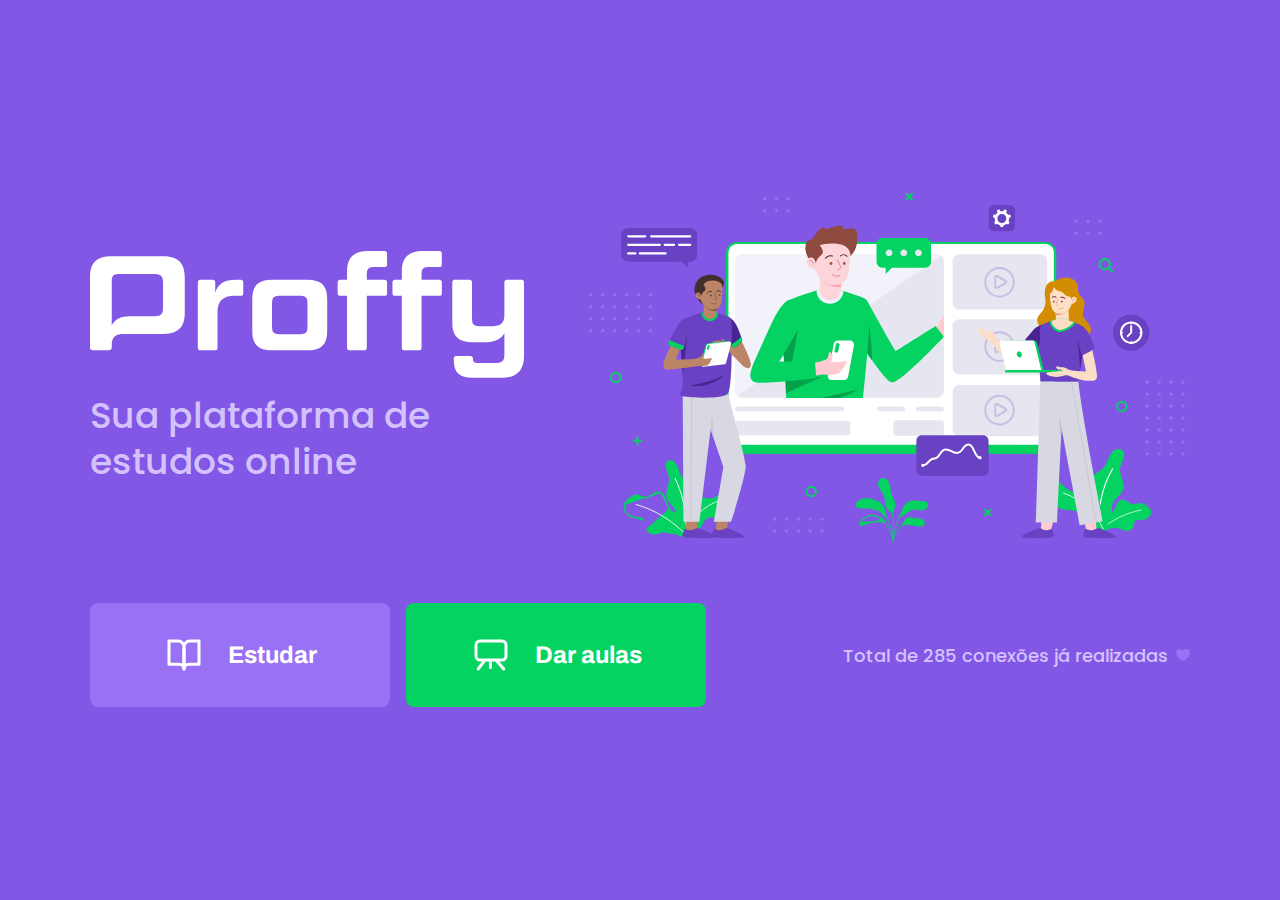
<file: index.html>
<!DOCTYPE html>
<html lang="pt-br">
<head>

    <meta charset="UTF-8">
    <meta name="viewport" content="width=device-width, initial-scale=1.0">
    <meta name="theme-color" content="#8257E5">
    
    <title>Proffy | Sua plataforma de estudos</title>
    
    <link rel="shortcut icon" href="images/favicon.png" type="image/x-icon">

    <link rel="stylesheet" href="styles/main.css">
    <link rel="stylesheet" href="styles/partials/page-landing.css">

    <link href="https://fonts.googleapis.com/css2?family=Archivo:wght@400;700&amp;family=Poppins:wght@400;600&amp;display=swap" rel="stylesheet">

</head>
<body id="page-landing">
    
    <div id="container">
        
        <div class="logo-container">
            <img src="images/logo.svg" alt="Proffy">
            <h2>Sua plataforma de estudos online</h2>
        </div>

        <img class="hero-image" src="images/landing.svg" alt="Desenho interativo">

        <div class="buttons-container">
            <a class="study" href="/study.html">
                <img src="images/icons/study.svg" alt="Estudar">
                Estudar
            </a>
            <a class="give-classes" href="/give-classes.html">
                <img src="images/icons/give-classes.svg" alt="Dar aulas">
                Dar aulas
            </a>
        </div>

        <p class="total-connections">
            Total de 285 conexões já realizadas
            <img src="images/icons/purple-heart.svg" alt="Coração roxo">
        </p>

    </div>
    
</body>
</html>
</file>
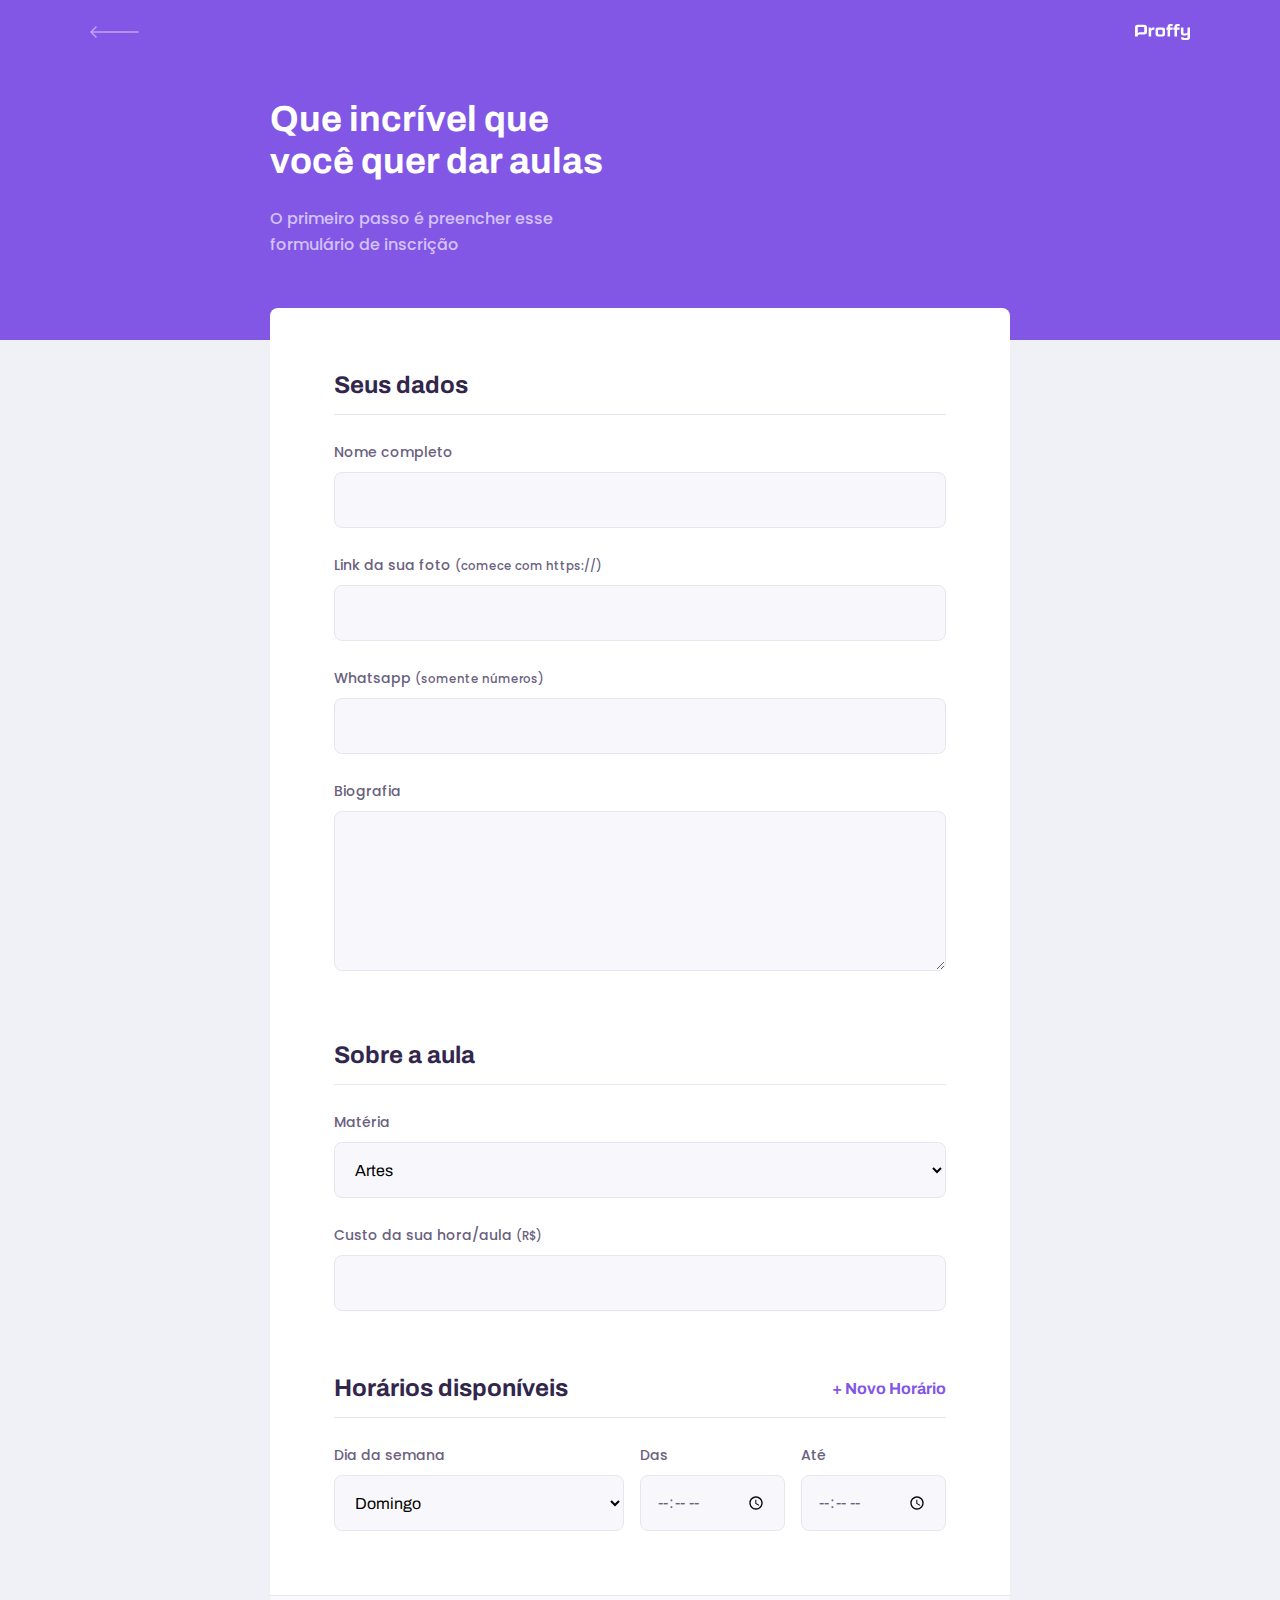
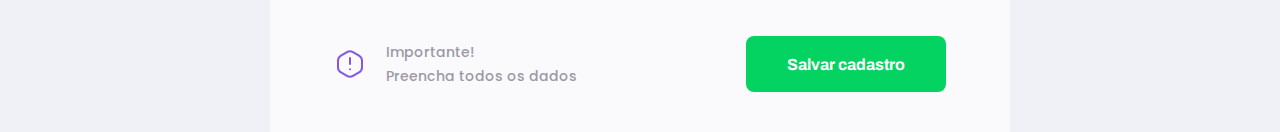
<file: give-classes.html>
<!DOCTYPE html>
<html lang="pt-br">
<head>

    <meta charset="UTF-8">
    <meta name="viewport" content="width=device-width, initial-scale=1.0">
    
    <title>Proffy | Sua plataforma de estudos</title>
    
    <link rel="shortcut icon" href="images/favicon.png" type="image/x-icon">

    <link rel="stylesheet" href="styles/main.css">
    <link rel="stylesheet" href="styles/partials/header.css">
    <link rel="stylesheet" href="styles/partials/forms.css">
    <link rel="stylesheet" href="styles/partials/page-give-classes.css">

    <link href="https://fonts.googleapis.com/css2?family=Archivo:wght@400;700&amp;family=Poppins:wght@400;600&amp;display=swap" rel="stylesheet">

</head>
<body id="page-give-classes">
    
    <div id="container">
        
        <header class="page-header">
            
            <div class="top-bar-container">
            
                <a href="/">
                <img src="images/icons/back.svg" alt="Voltar">
                </a>

                <img src="images/logo.svg" alt="Proffy">
            
            </div>

            <div class="header-content">
                
                <strong>Que incrível que você quer dar aulas</strong>
                
                <p>O primeiro passo é preencher esse formulário de inscrição</p>

            </div>
        
        </header>

        <main>
            <form action="" id="create-class">
                <fieldset>
                    <legend>Seus dados</legend>

                    <div class="input-block">
                        <label for="name">Nome completo</label>
                        <input name="name" id="name" required>
                    </div>

                    <div class="input-block">
                        <label for="avatar">Link da sua foto <small>(comece com https://)</small></label>
                        <input name="avatar" id="avatar" type="url" required>
                    </div>

                    <div class="input-block">
                        <label for="whatsapp">Whatsapp <small>(somente números)</small></label>
                        <input name="whatsapp" id="whatsapp" type="number" required>
                    </div>

                    <div class="textarea-block">
                        <label for="bio">Biografia</label>
                        <textarea name="bio" id="bio" required></textarea>
                    </div>
                </fieldset>

                <fieldset>
                    <legend>Sobre a aula</legend>
                    <div class="select-block">
                        <label for="subject">Matéria</label>
                        <select name="subject" id="subject" required>
                            <option value="" disabled="" hidden="">Selecione uma opção</option>
                            <option value="1">Artes</option>
                            <option value="2">Biologia</option>
                            <option value="3">Ciências</option>
                            <option value="4">Educação física</option>
                            <option value="5">Física</option>
                            <option value="6">Geografia</option>
                            <option value="7">História</option>
                            <option value="8">Matemática</option>
                            <option value="9">Português</option>
                            <option value="10">Química</option>
                        </select>
                    </div>

                    <div class="input-block">
                        <label for="cost">Custo da sua hora/aula <small>(R$)</small></label>
                        <input name="cost" id="cost" type="number" required>
                    </div>
                </fieldset>

                <fieldset id="schedule-items" >
                    <legend>Horários disponíveis
                        <button>+ Novo Horário</button>
                    </legend>

                    <div class="schedule-item">
                        <div class="select-block">
                            <label for="weekday">Dia da semana</label>
                            
                            <!--Esse [] significa pro meu back-end que ele pode receber mais de um dado aqui, que ele pode agrupar tudo isso-->
                            <select name="weekday[]" required>
                                <option value="" disabled="" hidden="">Selecione uma opção</option>
                                <option value="0">Domingo</option>
                                <option value="1">Segunda-feira</option>
                                <option value="2">Terça-feira</option>
                                <option value="3">Quarta-feira</option>
                                <option value="4">Quinta-feira</option>
                                <option value="5">Sexta-feira</option>
                                <option value="6">Sábado</option>
                            </select> 
                        </div>

                        <div class="input-block">
                            <label for="time_from">Das</label>
                            
                            <!-- Tirei o id, porque como é um agrupamento, cada vez que adicionar um novo horário vai duplicar esse id e o id deve ser único -->
                            <input type="time" name="time_from[]" required>
                        </div>

                        <div class="input-block">
                            <label for="time_to">Até</label>
                            <input type="time" name="time_to[]" required>
                        </div>
                    </div>
                    
                </fieldset>
            </form>

            <footer>
                <p>
                    <img src="images/icons/warning.svg" alt="Aviso importante">
                    Importante! <br>
                    Preencha todos os dados
                </p>

                <!-- Quanto eu quero enviar um formulário, o botão de submit deve ficar dentro do formulário, mas nesse caso o meu botão de enviar o formulário (submit) está fora do form, dessa forma o HTML não entende que esse botão é para enviar o formulário, para que ele entenda o que é para fazer eu preciso colocar o atributo "form" e como valor desse atributo eu coloco o "id" do formulário que eu quero enviar, como está abaixo -->
                <button type="submit" form="create-class">Salvar cadastro</button>
            </footer>
        </main>

    </div>
    
</body>
</html>
</file>
<file: styles/main.css>
:root {
    /* Variáveis CSS */
    --color-background: #F0F0F7;
    --color-primary-lighter: #9871F5;
    --color-primary-light: #916BEA;
    --color-primary: #8257E5;
    --color-primary-dark: #774DD6;
    --color-primary-darker: #6842c2;
    --color-secondary: #04D361;
    --color-secondary-dark: #04BF58;
    --color-title-in-primary: #FFFFFF;
    --color-text-in-primary: #D4C2FF;
    --color-text-title: #32264D;
    --color-text-complement: #9C98A6;
    --color-text-base: #6A6180;
    --color-line-in-white: #E6E6F0;
    --color-input-background: #F8F8FC;
    --color-button-text: #FFFFFF;
    --color-box-base: #FFFFFF;
    --color-box-footer: #FAFAFC;
    --color-small-info: #C1BCCC;
    /* O que tá acontecendo aqui? Estou criando variáveis de referência para o meu documento, dessa forma eu só preciso "citá-las" que aplicarei o estilo que quero em cada uma. Exemplo:
    
        body {
            background-color: var(--color-primary-darker);
        }

    */


    /* Tamanho da fonte padrão é 16px que é 100% que é 1rem */
    font-size: 60%; /* controle das medidas rem */

}

* {
    margin: 0;
    padding: 0;
    box-sizing: border-box;
}

html, body {
    height: 100vh;
}

body {
    background: var(--color-background);
    display: flex;
    align-items: center;
    justify-content: center;
}

body, input, button, textarea {
    font: 500 1.6rem Poppins; /* É a mesma coisa que:
        font-weight: 500;
        font-family: Poppins;
        font-size: 1.6rem;
    */
    color: var(--color-text-base);
}

#container {
    width: 90vw;
    max-width: 700px;
}

@media (min-width: 700px) {
    :root {
        font-size: 62.5%; /* Todo 1rem vai ser relativo a 10 px e 1.6rem vai equivaler a 16px */
    }
}
</file>
<file: styles/partials/page-landing.css>
#page-landing {
    background: var(--color-primary);
}

#page-landing #container {
    color: var(--color-text-in-primary);
}

.logo-container img {
    height: 10rem;
}

.logo-container {
    text-align: center;
    margin-bottom: 3.2rem;
}

.logo-container h2 {
    font-weight: 500;
    font-size: 3.6rem;
    line-height: 4.6rem;
    margin-top: 0.8rem;
}

.hero-image {
    width: 100%;
}

.buttons-container {
    display: flex;
    justify-content: center;
    margin: 3.2rem 0;
}

.buttons-container a {
    width: 30rem;
    height: 10.4rem;
    border-radius: 0.8rem;
    margin-right: 1.6rem;
    font: 700 2.4rem Archivo;
    display: flex;
    align-items: center;
    justify-content: center;
    text-decoration: none;
    transition: background 0.2s;
    color: var(--color-button-text);
}

.buttons-container a img {
    width: 4rem;
    margin-right: 2.4rem;
}

.buttons-container a.study {
    background: var(--color-primary-lighter);
}

.buttons-container a.study:hover {
    background: var(--color-primary-light);
}

.buttons-container a.give-classes {
    background: var(--color-secondary);
    margin-right: 0;
}

.buttons-container a.give-classes:hover {
    background: var(--color-secondary-dark);
}

.total-connections {
    font-size: 1.8rem;
    display: flex;
    align-items: center;
    justify-content: center;
}

.total-connections img {
    margin-left: 0.8rem;
}

@media (max-width: 699px) {
    :root {
        font-size: 40%;
    }
}

/* Por ser mobile first, o media queries será aplicado para telas maiores do que 1100 pixels, então toda estilização para tamanhos e posicionamentos feita antes, foi para dispositivos móveis */
@media (min-width: 1100px) {
    #page-landing #container {
        max-width: 1100px;
        display: grid;
        grid-template-columns: 2fr 1fr 2fr;
        grid-template-rows: 350px 1fr;
        grid-template-areas: 
        "proffy image image"
        "button button text"
        ;
        gap: 60px;
    }

    .logo-container{
        grid-area: proffy;
        text-align: initial;
        align-self: center;
        margin: 0;
    }

    .logo-container img {
        height: 127%;
    }

    .hero-image{
        grid-area: image;
        height: 350px;
    }

    .buttons-container{
        grid-area: button;
        justify-content: flex-start;
        margin: 0;
    }

    .total-connections{
        grid-area: text;
        justify-self: right;
    }
}
</file>
<file: styles/partials/header.css>
.page-header {
    background: var(--color-primary);
    display: flex;
    flex-direction: column;

}

.page-header .top-bar-container {
    width: 90%;
    margin: 0 auto;

    display: flex;
    align-items: center;
    justify-content: space-between;

    padding: 1.6rem 0;
}

.page-header .top-bar-container a {
    height: 3.2rem;
    transition: opacity 0.2s;
}

.page-header .top-bar-container a:hover {
    opacity: 0.6;
}

.page-header .top-bar-container > img {
    height: 1.6rem;
}

.page-header .header-content {
    width: 90%;
    margin: 3.2rem auto;

    position: relative; /* Tive que colocar para o desktop, para o search-teachers dar certo por cima dele */
}

.page-header .header-content strong {
    font: 700 3.6rem Archivo;
    line-height: 4.2rem;
    color: var(--color-title-in-primary);
}

.page-header .header-content p {
    max-width: 30rem;
    font-size: 1.6rem;
    line-height: 2.6rem;
    color: var(--color-text-in-primary);
    margin-top: 2.4rem;
}

@media (min-width:700px) {
    
    .page-header {
        height: 340px;
    }

    .page-header .top-bar-container {
        max-width: 1100px;
    }

    .page-header .header-content {
        max-width: 740px;

        margin: 0 auto;

        flex: 1 1;
        padding-bottom: 48px;
        display: flex;
        flex-direction: column;
        justify-content: center;
    }

    .page-header .header-content strong {
        max-width: 350px;
    }
    
}
</file>
<file: styles/partials/forms.css>
.select-block label,
.input-block label,
.textarea-block label {
    font-size: 1.4rem;
    color: var(--color-text-in-complement);
}

.input-block input,
.select-block select,
.textarea-block textarea {
    width: 100%;
    height: 5.6rem;
    margin-top: 0.8rem;
    border-radius: 0.8rem;
    background: var(--color-input-background);
    border: 1px solid var(--color-line-in-white);
    outline: 0; /* Tirando a borda de seleção do campo, fica estranho */
    padding: 0 1.6rem;
    font: 1.6rem Archivo;
}

.textarea-block textarea {
    padding: 1.2rem 1.6rem;
    height: 16rem;

    resize: vertical; /* Para que o meu alongamento da bio ocorra apenas na vertical, antes dava para ser horinzontal também */
}

.input-block,
.textarea-block {
    position: relative; /* Pelo foco within ser absoluto esses elementos precisam ser relativos */
}

/* Quando estiver um elemento do .input-block em foco, ou seja, quando ele está clicado eu quero que você procura o .input-block eu vou querer que você crie um "pseudo-elemento" para ele, enfim, tô criando um elemento de maneira dinâmica por meio do CSS, muito massa */
.input-block:focus-within::after,
.textarea-block:focus-within::after {
    content: ""; /* Tem que ser vazio e tem que ter um content */

    width: calc(100% - 3.2rem); /* estou fazendo um cálculo de largura (para meu elemento after), aqui eu tô pedindo para pegar os 100% de largura que ele tem (o elemento, a caixinha - não a página toda, só a caixinha) e subtrair 3.2rem */

    height: 4px;
    background: var(--color-primary-light);
    border-radius: 3px 3px 0 0;

    position: absolute; /* Eu tô colocando meu elemento de forma absoluta, ou seja, por cima do que estava lá antigo, mas para isso, o pai dele .input-block deve ter um posicionamento relativo, por isso o estilo acima foi criado */
    left: 1.6rem;
    right: 1.6rem;
    bottom: 0;
}

.select-block {
    position: relative;
}

/* Fazendo o mesmo com o select */
.select-block:focus-within::after {
    content: ""; /* Tem que ser vazio e tem que ter um content */

    width: calc(100% - 3.2rem); 

    height: 4px;
    background: var(--color-primary-light);
    border-radius: 3px 3px 0 0;

    position: absolute; 
    left: 1.6rem;
    right: 1.6rem;
    bottom: 0;
}
</file>
<file: styles/partials/page-give-classes.css>
#page-give-classes #container {
    width: 100vw;
    height: 100vh;
}

#page-give-classes .page-header .header-content {
    margin-bottom: 6.4rem;
}

#page-give-classes main {
    background: var(--color-box-base);
    width: 100%;
    max-width: 74rem;
    border-radius: 0.8rem;
    margin: -3.2rem auto 3.2rem; /* Para subir um pouco */
    padding-top: 6.4rem;
}

#page-give-classes fieldset {
    border: none;

    padding: 0 2.4rem;
}

#page-give-classes fieldset legend {
    font: 700 2.4rem Archivo;
    color: var(--color-text-title);
    margin-bottom: 2.4rem;

    display: flex;
    align-items: center;
    justify-content: space-between;

    width: 100%;

    padding-bottom: 1.6rem;
    border-bottom: 1px solid var(--color-line-in-white);
}

#page-give-classes fieldset legend button {
    background: none;
    border: 0;

    color: var(--color-primary);

    font: 700 1.6rem Archivo;

    cursor: pointer;

    transition: 0.2s;
}

#page-give-classes fieldset legend button:hover {
    transform: translateY(-5px); /* Quando eu coloco o mouse em cima do botão novo horário ele sobe um pouquinho para cima */
    color: var(--color-primary-dark);
}

/* Pegando um fieldset que anterior a ele tenha um fieldset */
#page-give-classes fieldset+fieldset {
    margin-top: 6.4rem;
}

/* Estou pegando um .input-block que anterior a ele tenha um .input-block
e estou pegando também, todo .textarea-block que tenha um .input-block antes dele também
e no terceiro eu to pegado um .input-block que anterior a ele tenha um .select-block */
#page-give-classes .input-block+.input-block,
#page-give-classes .input-block+.textarea-block,
#page-give-classes .select-block+.input-block  {
    margin-top: 2.4rem;
}

#page-give-classes main footer {
    padding: 4rem 2.4rem;

    background: var(--color-box-footer);
    border-top: 1px solid var(--color-line-in-white);
    margin-top: 6.4rem;
}

#page-give-classes main footer p {
    display: flex;
    align-items: center;
    justify-content: center;

    font-size: 1.4rem;
    line-height: 2.4rem;

    color: var(--color-text-complement);
}

#page-give-classes main footer p img {
    margin-right: 2rem;
}

#page-give-classes main footer button {
    width: 100%;
    height: 5.6rem;
    background: var(--color-secondary);
    color: var(--color-button-text);
    border: 0;
    border-radius: 0.8rem;
    cursor: pointer;
    font: 700 1.6rem Archivo;

    display: flex;
    align-items: center;
    justify-content: center;
    text-decoration: none;

    transition: 0.2s;
    margin-top: 3.2rem;
}

#page-give-classes main footer button:hover {
    background: var(--color-secondary-dark);
}

.schedule-item+.schedule-item {
    margin-top: 3.2rem;
    padding-top: 3.2rem;

    border-top: 1px solid var(color-line-in-white);
}

@media (min-width: 700px) {
    #page-give-classes #container {
        max-width: 100vw;
    }

    #page-give-classes .page-header .header-content {
        margin-bottom: 0;
    }

    #page-give-classes main fieldset {
        padding: 0 64px;
    }

    .schedule-item {
        display: grid;
        grid-template-columns: 2fr 1fr 1fr;
        column-gap: 1.6rem;
    }

    #page-give-classes #schedule-items .select-block+.input-block,
    #page-give-classes #schedule-items .input-block+.input-block {
        margin-top: 0;
    }

    #page-give-classes main footer {
        padding: 40px 64px;

        display: flex;
        align-items: center;
        justify-content: space-between;
    }

    #page-give-classes main footer button {
        margin-top: 0;

        width: 200px;
    }
}
</file>
